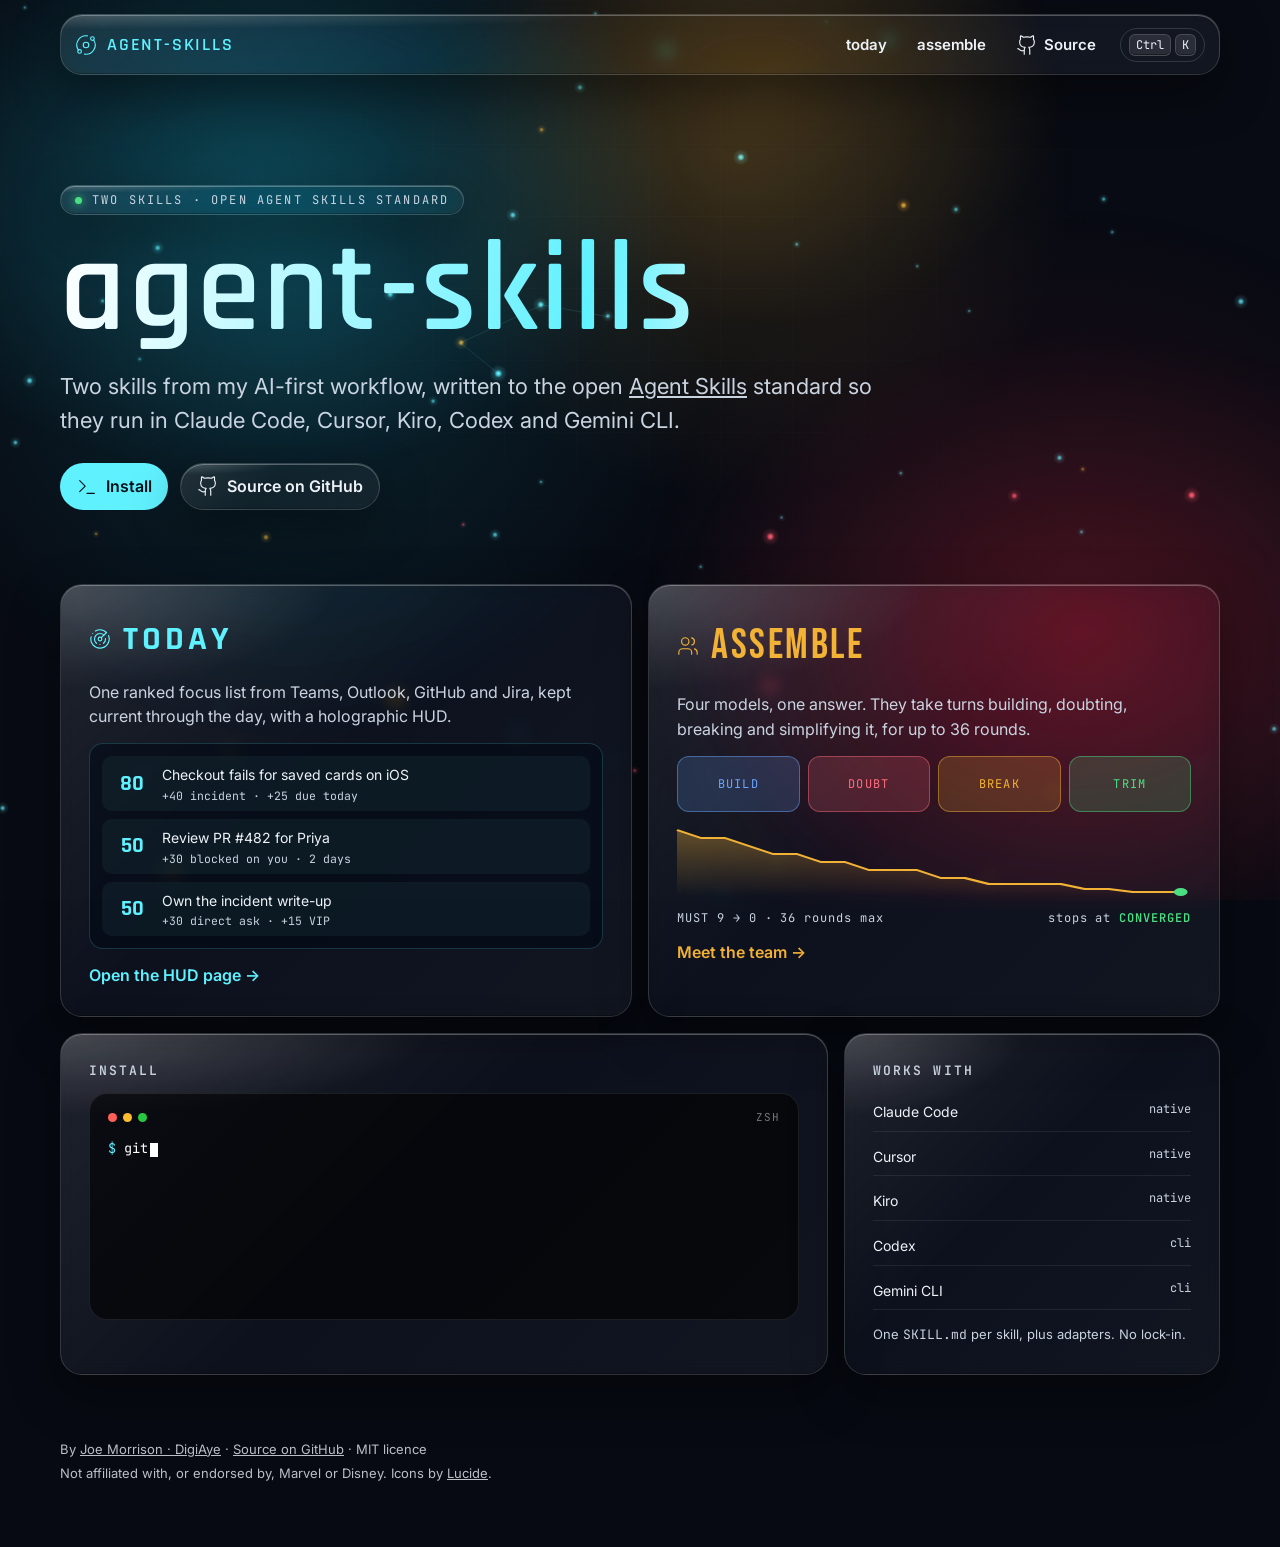
<file: docs/index.html>
<!doctype html>
<html lang="en">
<head>
<meta charset="utf-8">
<meta name="viewport" content="width=device-width, initial-scale=1">
<title>agent-skills · portable skills for Claude, Cursor and Kiro</title>
<meta name="description" content="Two portable Agent Skills: today, a daily focus HUD across Teams, Outlook, GitHub and Jira, and assemble, a four-model review loop.">
<meta property="og:title" content="agent-skills · portable skills for Claude, Cursor and Kiro">
<meta property="og:description" content="Two portable Agent Skills: today, a daily focus HUD across Teams, Outlook, GitHub and Jira, and assemble, a four-model review loop.">
<meta property="og:url" content="https://digiaye.github.io/agent-skills/">
<meta property="og:image" content="https://digiaye.github.io/agent-skills/assets/og.jpg">
<meta name="twitter:card" content="summary_large_image">
<link rel="icon" href="data:image/svg+xml,%3Csvg xmlns='http://www.w3.org/2000/svg' viewBox='0 0 32 32'%3E%3Ccircle cx='16' cy='16' r='14' fill='%23070a12' stroke='%235ef1ff' stroke-width='2'/%3E%3Ccircle cx='16' cy='16' r='5' fill='%23f2b134'/%3E%3C/svg%3E">
<link rel="preconnect" href="https://fonts.googleapis.com"><link rel="preconnect" href="https://fonts.gstatic.com" crossorigin>
<link href="https://fonts.googleapis.com/css2?family=Inter:wght@400;600&family=JetBrains+Mono&family=Rajdhani:wght@600&family=Bebas+Neue&display=swap" rel="stylesheet">
<link rel="stylesheet" href="assets/glass.css">
<style>
  :root { --bg: #070a12; --panel: #121826; --accent: #5ef1ff; --accent-2: #f2b134; --red: #ff5a6e; --text: #eef2f7; --muted: #c9d3e0; }
  body { background: var(--bg); color: var(--text); font: 16px/1.55 Inter, system-ui, sans-serif; }
  .bg { position: fixed; inset: 0; z-index: 0; pointer-events: none;
    background:
      radial-gradient(700px 500px at 20% 20%, rgba(25, 211, 240, .22), transparent 60%),
      radial-gradient(700px 500px at 85% 70%, rgba(215, 38, 61, .20), transparent 60%),
      radial-gradient(500px 400px at 60% 10%, rgba(242, 177, 52, .14), transparent 60%); }
  .gridlines { position: fixed; inset: 0; z-index: 0; pointer-events: none; opacity: .5;
    background-image: linear-gradient(rgba(255,255,255,.035) 1px, transparent 1px), linear-gradient(90deg, rgba(255,255,255,.035) 1px, transparent 1px);
    background-size: 72px 72px; -webkit-mask-image: radial-gradient(60% 60% at 50% 30%, #000, transparent); mask-image: radial-gradient(60% 60% at 50% 30%, #000, transparent); }
  main { position: relative; z-index: 1; }
  .site-nav { font-weight: 600; font-size: 15px; }
  .brand { display: flex; align-items: center; gap: 10px; color: var(--accent); font: 600 18px Rajdhani, sans-serif; letter-spacing: .1em; text-transform: uppercase; }
  .mono { font-family: "JetBrains Mono", ui-monospace, monospace; }

  /* Hero */
  .hero { padding: 110px 0 44px; display: grid; gap: 18px; justify-items: start; }
  .eyebrow { display: inline-flex; gap: 10px; align-items: center; font: 12px/1 "JetBrains Mono", monospace; letter-spacing: .18em; text-transform: uppercase; color: var(--muted); padding: 8px 14px; border-radius: 999px; }
  .eyebrow i { width: 7px; height: 7px; border-radius: 50%; background: #4ade80; box-shadow: 0 0 10px #4ade80; }
  h1 { font: 600 clamp(56px, 10vw, 132px)/.92 Rajdhani, sans-serif; letter-spacing: .02em; margin: 0;
    background: linear-gradient(100deg, #fff 0%, var(--accent) 35%, #fff 50%, var(--accent-2) 70%, #fff 100%); background-size: 240% 100%;
    -webkit-background-clip: text; background-clip: text; color: transparent; }
  .lede { font-size: clamp(18px, 2vw, 22px); max-width: 58ch; color: var(--muted); margin: 0; }
  .cta { display: flex; gap: 12px; flex-wrap: wrap; margin-top: 8px; }
  .pill.primary { background: var(--accent); color: #031018; }
  .pill.ghost { color: var(--text); }

  /* Bento */
  .bento { display: grid; grid-template-columns: repeat(6, 1fr); grid-auto-rows: minmax(120px, auto); gap: 16px; padding: 30px 0 20px; }
  .cell { padding: 28px; text-decoration: none; display: grid; gap: 14px; align-content: start; }
  .cell.today, .cell.assemble { grid-column: span 3; grid-row: span 2; }
  .cell.install { grid-column: span 4; }
  .cell.portable { grid-column: span 2; }
  .cell h2 { margin: 0; font-size: 34px; display: flex; align-items: center; gap: 12px; }
  .cell.today h2 { font-family: Rajdhani, sans-serif; letter-spacing: .12em; text-transform: uppercase; color: var(--accent); }
  .cell.assemble h2 { font-family: "Bebas Neue", sans-serif; letter-spacing: .06em; color: var(--accent-2); font-size: 42px; font-weight: 400; }
  .cell p { margin: 0; color: var(--muted); }
  .cell .go { font-weight: 600; display: inline-flex; gap: 8px; align-items: center; margin-top: auto; }
  .cell.today .go { color: var(--accent); } .cell.assemble .go { color: var(--accent-2); }
  .cell h3 { margin: 0; font: 600 13px "JetBrains Mono", monospace; letter-spacing: .16em; text-transform: uppercase; color: var(--muted); }
  a.cell:hover { --lift: -4px; }

  /* today mini HUD */
  .hud { position: relative; overflow: hidden; border-radius: 14px; border: 1px solid rgba(94, 241, 255, .18); background: rgba(3, 10, 20, .6); padding: 12px; display: grid; gap: 8px; font-size: 14px; }
  .hud .row { display: grid; grid-template-columns: 40px 1fr; gap: 10px; align-items: center; padding: 8px 10px; border-radius: 10px; background: rgba(94, 241, 255, .05); }
  .hud .row b { font: 700 22px Rajdhani, sans-serif; color: var(--accent); text-align: center; }
  .hud .row small { display: block; color: var(--muted); font: 11.5px "JetBrains Mono", monospace; margin-top: 2px; }
  .hud .sweep { position: absolute; inset: 0; pointer-events: none; background: linear-gradient(180deg, transparent 0%, rgba(94, 241, 255, .14) 50%, transparent 100%); height: 60%; top: -60%; }
  .today.cell { --accent: #5ef1ff; }
  .assemble.cell { --accent: #f2b134; }

  /* assemble relay strip */
  .relay { display: grid; grid-template-columns: repeat(4, 1fr); gap: 8px; }
  .relay div { position: relative; height: 56px; border-radius: 12px; background: color-mix(in srgb, var(--c) 18%, transparent); border: 1px solid color-mix(in srgb, var(--c) 45%, transparent); display: grid; place-items: center; color: var(--c); font: 12px "JetBrains Mono", monospace; letter-spacing: .1em; text-transform: uppercase; overflow: hidden; }
  .relay div::after { content: ""; position: absolute; inset: 0; background: color-mix(in srgb, var(--c) 45%, transparent); opacity: 0; }
  .relay .b { --c: #6aa6ff; } .relay .s { --c: #ff6b7a; } .relay .e { --c: #f2b134; } .relay .m { --c: #4ade80; }
  .spark { width: 100%; height: 70px; overflow: visible; }
  .converge { display: flex; justify-content: space-between; align-items: center; font: 12px "JetBrains Mono", monospace; color: var(--muted); letter-spacing: .08em; }
  .converge b { color: #4ade80; font-weight: 600; }

  .list { margin: 0; padding: 0; list-style: none; display: grid; gap: 6px; }
  .list li { display: flex; justify-content: space-between; gap: 10px; padding: 8px 0; border-bottom: 1px solid rgba(255, 255, 255, .08); font-size: 14px; }
  .list li span:last-child { color: var(--muted); font: 12px "JetBrains Mono", monospace; }

  @media (max-width: 900px) {
    .cell.today, .cell.assemble, .cell.install, .cell.portable { grid-column: span 6; grid-row: auto; }
  }
  @media (max-width: 640px) {
    .hero { padding: 70px 0 30px; }
    .eyebrow { font-size: 11px; letter-spacing: .1em; }
    .cell { padding: 20px; }
  }

  @media (prefers-reduced-motion: no-preference) {
    .js h1 { animation: shimmer 9s linear infinite, rise 1s cubic-bezier(.2, .8, .2, 1) both; }
    @keyframes shimmer { to { background-position: -240% 0; } }
    @keyframes rise { from { opacity: 0; letter-spacing: .18em; } }
    .js .hero > :not(h1) { animation: up .8s cubic-bezier(.2, .8, .2, 1) both; }
    .js .hero > :nth-child(1) { animation-delay: .05s; } .js .hero > :nth-child(3) { animation-delay: .25s; } .js .hero > :nth-child(4) { animation-delay: .4s; }
    @keyframes up { from { opacity: 0; transform: translateY(14px); } }
    .js .bento > .cell { animation: up .9s cubic-bezier(.2, .8, .2, 1) backwards; }
    .js .bento > .cell:nth-child(2) { animation-delay: .12s; } .js .bento > .cell:nth-child(3) { animation-delay: .24s; } .js .bento > .cell:nth-child(4) { animation-delay: .32s; }
    .hud .sweep { animation: sweep 4.5s ease-in-out infinite; }
    @keyframes sweep { 0% { top: -60%; } 60%, 100% { top: 110%; } }
    .relay div::after { animation: pass 4.8s steps(1) infinite; }
    .relay .s::after { animation-delay: 1.2s; } .relay .e::after { animation-delay: 2.4s; } .relay .m::after { animation-delay: 3.6s; }
    @keyframes pass { 0% { opacity: .55; } 25%, 100% { opacity: 0; } }
    .eyebrow i { animation: pulse 2.2s ease-in-out infinite; }
    @keyframes pulse { 50% { opacity: .35; } }
  }
</style>
</head>
<body>
<div class="bg" aria-hidden="true"></div>
<canvas id="fx" class="fx-canvas" aria-hidden="true"></canvas>
<div class="gridlines" aria-hidden="true"></div>
<div class="grain" aria-hidden="true"></div>

<nav class="site-nav glass wrap" aria-label="Main">
  <a class="brand" href="/agent-skills/" aria-current="page"><svg class="icon" aria-hidden="true"><use href="assets/icons.svg#i-orbit"/></svg>agent-skills</a>
  <ul>
    <li><a href="/agent-skills/today/">today</a></li>
    <li><a href="/agent-skills/assemble/">assemble</a></li>
    <li><a href="https://github.com/DigiAye/agent-skills"><svg class="icon" aria-hidden="true"><use href="assets/icons.svg#i-github"/></svg>Source</a></li>
    <li><button class="kbd-btn" type="button" data-cmdk-open aria-label="Open command palette"><kbd>⌘</kbd><kbd>K</kbd></button></li>
  </ul>
</nav>

<main class="wrap">
  <section class="hero" aria-labelledby="title">
    <span class="eyebrow glass"><i aria-hidden="true"></i>Two skills · open Agent Skills standard</span>
    <h1 id="title">agent-skills</h1>
    <p class="lede">Two skills from my AI-first workflow, written to the open <a href="https://agentskills.io">Agent Skills</a> standard so they run in Claude Code, Cursor, Kiro, Codex and Gemini CLI.</p>
    <div class="cta">
      <a class="pill primary" href="#install" data-magnet><svg class="icon" aria-hidden="true"><use href="assets/icons.svg#i-terminal"/></svg>Install</a>
      <a class="pill ghost glass" href="https://github.com/DigiAye/agent-skills"><svg class="icon" aria-hidden="true"><use href="assets/icons.svg#i-github"/></svg>Source on GitHub</a>
    </div>
  </section>

  <div class="bento">
    <a class="cell glass refract today" href="/agent-skills/today/" data-tilt="3" data-cmdk="Open today">
      <h2><svg class="icon" aria-hidden="true"><use href="assets/icons.svg#i-radar"/></svg>today</h2>
      <p>One ranked focus list from Teams, Outlook, GitHub and Jira, kept current through the day, with a holographic HUD.</p>
      <div class="hud" aria-hidden="true">
        <div class="row"><b>80</b><span>Checkout fails for saved cards on iOS<small>+40 incident · +25 due today</small></span></div>
        <div class="row"><b>50</b><span>Review PR #482 for Priya<small>+30 blocked on you · 2 days</small></span></div>
        <div class="row"><b>50</b><span>Own the incident write-up<small>+30 direct ask · +15 VIP</small></span></div>
        <div class="sweep"></div>
      </div>
      <span class="go">Open the HUD page →</span>
    </a>
    <a class="cell glass refract assemble" href="/agent-skills/assemble/" data-tilt="3" data-cmdk="Open assemble">
      <h2><svg class="icon" aria-hidden="true"><use href="assets/icons.svg#i-users"/></svg>assemble</h2>
      <p>Four models, one answer. They take turns building, doubting, breaking and simplifying it, for up to 36 rounds.</p>
      <div class="relay" aria-hidden="true"><div class="b">build</div><div class="s">doubt</div><div class="e">break</div><div class="m">trim</div></div>
      <svg class="spark" viewBox="0 0 300 70" aria-hidden="true" preserveAspectRatio="none">
        <defs><linearGradient id="sp" x1="0" x2="0" y1="0" y2="1"><stop offset="0" stop-color="#f2b134" stop-opacity=".35"/><stop offset="1" stop-color="#f2b134" stop-opacity="0"/></linearGradient></defs>
        <path fill="url(#sp)" d="M0,4 L14,12 28,12 42,20 56,28 70,28 84,36 98,36 112,44 126,44 140,44 154,52 168,52 182,58 196,58 210,58 224,58 238,63 252,63 266,66 280,66 294,66 L294,70 0,70 Z"/>
        <path class="spark-line" fill="none" stroke="#f2b134" stroke-width="2" stroke-linejoin="round" d="M0,4 L14,12 28,12 42,20 56,28 70,28 84,36 98,36 112,44 126,44 140,44 154,52 168,52 182,58 196,58 210,58 224,58 238,63 252,63 266,66 280,66 294,66"/>
        <circle cx="294" cy="66" r="4" fill="#4ade80"/>
      </svg>
      <div class="converge" aria-hidden="true"><span>MUST 9 → 0 · 36 rounds max</span><span>stops at <b>CONVERGED</b></span></div>
      <span class="go">Meet the team →</span>
    </a>

    <section class="cell glass install" id="install" aria-labelledby="install-h">
      <h3 id="install-h">Install</h3>
      <figure class="term" data-play style="margin:0">
        <div class="bar" aria-hidden="true"><i></i><i></i><i></i><span>zsh</span></div>
        <p class="ln prompt"><span class="type">git clone https://github.com/DigiAye/agent-skills.git</span></p>
        <p class="ln prompt" data-d="700">cd agent-skills &amp;&amp; ./install.sh</p>
        <p class="ln faint" data-d="500"># or</p>
        <p class="ln prompt" data-d="900">npx skills add DigiAye/agent-skills</p>
        <p class="ln faint" data-d="400"># then, in Claude Code, Cursor or Kiro</p>
        <p class="ln ok" data-d="600">/today morning</p>
        <p class="ln ok" data-d="600">/assemble Design a rate limiter for our public API</p>
        <figcaption class="sr-only">Install by cloning the repo and running install.sh, or with npx skills add DigiAye/agent-skills.</figcaption>
      </figure>
    </section>
    <section class="cell glass portable" aria-labelledby="works-h">
      <h3 id="works-h">Works with</h3>
      <ul class="list" aria-label="Works with">
        <li>Claude Code<span>native</span></li><li>Cursor<span>native</span></li><li>Kiro<span>native</span></li><li>Codex<span>cli</span></li><li>Gemini CLI<span>cli</span></li>
      </ul>
      <p style="font-size:13px">One <span class="mono">SKILL.md</span> per skill, plus adapters. No lock-in.</p>
    </section>
  </div>
</main>
<footer class="site-footer wrap">
  <p>By <a href="https://www.digiaye.scot">Joe Morrison · DigiAye</a> · <a href="https://github.com/DigiAye/agent-skills">Source on GitHub</a> · MIT licence</p>
  <p>Not affiliated with, or endorsed by, Marvel or Disney. Icons by <a href="https://lucide.dev">Lucide</a>.</p>
</footer>
<svg width="0" height="0" style="position:absolute" aria-hidden="true">
  <filter id="liquid" x="0" y="0" width="100%" height="100%">
    <feTurbulence type="fractalNoise" baseFrequency="0.008 0.012" numOctaves="2" seed="7" result="noise"/>
    <feDisplacementMap in="SourceGraphic" in2="noise" scale="28" xChannelSelector="R" yChannelSelector="G"/>
  </filter>
</svg>
<script src="assets/fx.js"></script>
<script>
  /* Hub background: a slow particle field with depth parallax under three drifting aurora blobs. */
  (() => {
    const S = [FX.sprite("94,241,255"), FX.sprite("242,177,52"), FX.sprite("255,90,110")];
    const N = 64; let pts = [], W = 0, H = 0, px = .5, py = .5;
    const seed = (w, h) => { pts = Array.from({ length: N }, () => ({ x: Math.random() * w, y: Math.random() * h, z: .25 + Math.random() ** 2 * .75, c: Math.random() < .62 ? 0 : Math.random() < .6 ? 1 : 2, s: Math.random() * 6.28, link: -1 })); };
    const blobs = [[.2, .3, "25,211,240", 420, .13, .11], [.82, .66, "215,38,61", 440, .09, .12], [.56, .12, "242,177,52", 340, .07, .1]];
    FX.canvas(document.getElementById("fx"), (ctx, w, h, dt, t) => {
      if (w !== W || h !== H) { W = w; H = h; seed(w, h); }
      px += (FX.pointer.x - px) * .04; py += (FX.pointer.y - py) * .04;
      ctx.clearRect(0, 0, w, h);
      ctx.globalCompositeOperation = "lighter";
      for (const [bx, by, c, r, f1, f2] of blobs) {
        const x = (bx + .08 * Math.sin(t * f1)) * w - (px - .5) * 50, y = (by + .06 * Math.cos(t * f2)) * h - (py - .5) * 36;
        const g = ctx.createRadialGradient(x, y, 0, x, y, r); g.addColorStop(0, `rgba(${c},.14)`); g.addColorStop(1, `rgba(${c},0)`);
        ctx.fillStyle = g; ctx.fillRect(x - r, y - r, r * 2, r * 2);
      }
      const ox = (px - .5) * -90, oy = (py - .5) * -60;
      /* One neighbour link per bright particle — O(n) instead of O(n²). */
      ctx.strokeStyle = "rgba(94,241,255,.1)"; ctx.lineWidth = 1; ctx.beginPath();
      for (let i = 0; i < N; i++) {
        const a = pts[i]; a.y -= (5 + 16 * a.z) * dt; a.x += Math.sin(t * .4 + a.s) * 5 * dt;
        if (a.y < -20) { a.y = h + 20; a.x = Math.random() * w; }
        if (a.z < .55) continue;
        let best = -1, bestD = 10000;
        for (let j = i + 1; j < Math.min(i + 8, N); j++) {
          const b = pts[j]; if (b.z < .55) continue;
          const dx = a.x - b.x, dy = a.y - b.y, d = dx * dx + dy * dy;
          if (d < bestD && d < 10000) { bestD = d; best = j; }
        }
        if (best >= 0) { const b = pts[best]; ctx.moveTo(a.x + ox * a.z, a.y + oy * a.z); ctx.lineTo(b.x + ox * b.z, b.y + oy * b.z); }
      }
      ctx.stroke();
      for (const p of pts) { const sz = 4 + p.z * 14; ctx.globalAlpha = .3 + .7 * p.z; ctx.drawImage(S[p.c], p.x + ox * p.z - sz / 2, p.y + oy * p.z - sz / 2, sz, sz); }
      ctx.globalAlpha = 1; ctx.globalCompositeOperation = "source-over";
    });
  })();
</script>
</body>
</html>
</file>
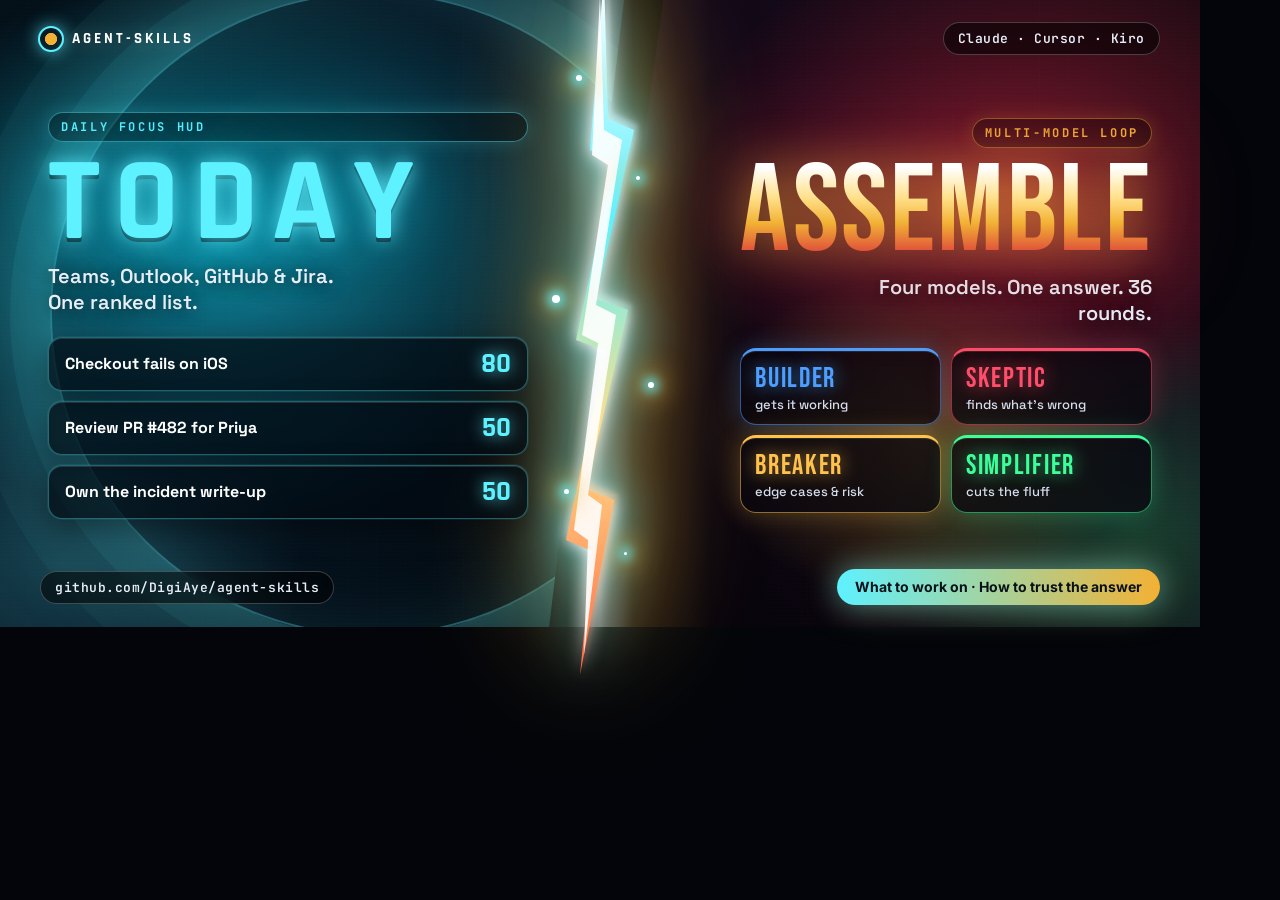
<file: docs/assets/linkedin-card.html>
<!doctype html>
<html lang="en">
<head>
<meta charset="utf-8">
<title>agent-skills · LinkedIn card</title>
<link href="https://fonts.googleapis.com/css2?family=Bebas+Neue&family=Inter:wght@500;700&family=JetBrains+Mono:wght@500;700&family=Rajdhani:wght@600;700&family=Space+Grotesk:wght@500;700&display=swap" rel="stylesheet">
<style>
  * { box-sizing: border-box; margin: 0; }
  body {
    width: 1200px; height: 627px; overflow: hidden; color: #fff;
    font-family: Inter, system-ui, sans-serif;
    position: relative;
    background: #03050a;
  }

  /* Split backgrounds */
  .half {
    position: absolute; top: 0; bottom: 0; width: 52%;
    overflow: hidden;
  }
  .half.left {
    left: 0;
    background:
      radial-gradient(700px 500px at 35% 40%, rgba(25, 211, 240, .55), transparent 55%),
      radial-gradient(400px 300px at 10% 90%, rgba(94, 241, 255, .18), transparent 60%),
      linear-gradient(135deg, #041018 0%, #071a28 45%, #02060c 100%);
    clip-path: polygon(0 0, 100% 0, 88% 100%, 0 100%);
  }
  .half.right {
    right: 0;
    background:
      radial-gradient(600px 480px at 70% 30%, rgba(215, 38, 61, .5), transparent 55%),
      radial-gradient(500px 400px at 90% 85%, rgba(46, 204, 113, .28), transparent 55%),
      radial-gradient(400px 300px at 55% 70%, rgba(242, 177, 52, .35), transparent 55%),
      linear-gradient(225deg, #1a0a12 0%, #120818 40%, #050308 100%);
    clip-path: polygon(14% 0, 100% 0, 100% 100%, 0 100%);
  }

  /* Grid / scan texture */
  .half::before {
    content: ""; position: absolute; inset: 0; pointer-events: none; opacity: .18;
    background:
      repeating-linear-gradient(0deg, transparent 0 3px, rgba(255,255,255,.04) 3px 4px),
      repeating-linear-gradient(90deg, transparent 0 28px, rgba(255,255,255,.03) 28px 29px);
  }
  .half.left::after {
    content: ""; position: absolute; width: 640px; height: 640px; left: 8%; top: 50%;
    transform: translateY(-50%);
    border-radius: 50%;
    border: 2px solid rgba(94, 241, 255, .35);
    box-shadow:
      0 0 0 40px rgba(94, 241, 255, .06),
      0 0 0 90px rgba(94, 241, 255, .04),
      inset 0 0 80px rgba(94, 241, 255, .12),
      0 0 120px rgba(94, 241, 255, .35);
  }

  /* Lightning bolt down the seam */
  .bolt {
    position: absolute; left: 50%; top: -4%; bottom: -4%; width: 120px;
    transform: translateX(-50%); z-index: 5; pointer-events: none;
    filter: drop-shadow(0 0 8px #fff) drop-shadow(0 0 28px #5ef1ff) drop-shadow(0 0 60px #f2b134);
  }
  .bolt-glow {
    position: absolute; left: 50%; top: 0; bottom: 0; width: 220px;
    transform: translateX(-50%); z-index: 4; pointer-events: none;
    background: linear-gradient(90deg,
      transparent 0%,
      rgba(94, 241, 255, .08) 35%,
      rgba(255, 255, 255, .35) 50%,
      rgba(242, 177, 52, .12) 65%,
      transparent 100%);
    mix-blend-mode: screen;
  }
  .sparks {
    position: absolute; inset: 0; z-index: 6; pointer-events: none;
  }
  .spark {
    position: absolute; width: 6px; height: 6px; border-radius: 50%;
    background: #fff; box-shadow: 0 0 12px 4px #5ef1ff, 0 0 28px 8px rgba(242, 177, 52, .8);
  }

  /* Content */
  .content {
    position: relative; z-index: 7; height: 100%;
    display: grid; grid-template-columns: 1fr 1fr; padding: 36px 48px 32px;
  }
  .side { display: flex; flex-direction: column; justify-content: center; max-width: 480px; }
  .side.right { margin-left: auto; text-align: right; align-items: flex-end; }

  .eyebrow {
    display: inline-flex; align-items: center; gap: 8px;
    font: 700 12px/1 "JetBrains Mono", monospace; letter-spacing: .22em; text-transform: uppercase;
    padding: 8px 12px; border-radius: 999px; margin-bottom: 14px;
    border: 1px solid rgba(255,255,255,.2); background: rgba(0,0,0,.35);
  }
  .left .eyebrow { color: #5ef1ff; border-color: rgba(94,241,255,.45); box-shadow: 0 0 20px rgba(94,241,255,.2); }
  .right .eyebrow { color: #f2b134; border-color: rgba(242,177,52,.45); box-shadow: 0 0 20px rgba(242,177,52,.2); }

  h1 {
    margin: 0 0 10px; line-height: .85;
    text-transform: uppercase;
  }
  .left h1 {
    font: 700 118px/0.82 Rajdhani, sans-serif; letter-spacing: .12em; color: #5ef1ff;
    text-shadow:
      0 0 20px rgba(94, 241, 255, .9),
      0 0 60px rgba(25, 211, 240, .7),
      0 0 120px rgba(25, 211, 240, .45),
      0 4px 0 #031018;
  }
  .right h1 {
    font: 400 124px/0.82 "Bebas Neue", sans-serif; letter-spacing: .02em;
    background: linear-gradient(180deg, #fff 5%, #ffe08a 35%, #f2b134 60%, #d7263d 100%);
    -webkit-background-clip: text; background-clip: text; color: transparent;
    filter: drop-shadow(0 0 24px rgba(242, 177, 52, .7)) drop-shadow(0 0 50px rgba(215, 38, 61, .45));
  }

  .tag {
    font: 600 20px/1.3 "Space Grotesk", sans-serif; color: #e8eef8;
    text-shadow: 0 2px 16px rgba(0,0,0,.8); max-width: 22ch; margin-bottom: 22px;
  }

  .cards { display: grid; gap: 10px; width: 100%; }
  .row {
    display: grid; grid-template-columns: 1fr auto; align-items: center; gap: 14px;
    padding: 12px 16px; border-radius: 14px;
    background: rgba(2, 10, 18, .72);
    border: 1px solid rgba(94, 241, 255, .35);
    box-shadow: 0 0 0 1px rgba(94, 241, 255, .08), 0 10px 30px rgba(0,0,0,.4), inset 0 1px 0 rgba(255,255,255,.12);
    font: 700 16px/1.15 "Space Grotesk", sans-serif;
  }
  .row b {
    font: 700 28px/1 Rajdhani, sans-serif; color: #5ef1ff;
    text-shadow: 0 0 16px rgba(94, 241, 255, .8);
  }

  .roles {
    display: grid; grid-template-columns: 1fr 1fr; gap: 10px; width: 100%;
  }
  .role {
    padding: 14px 14px 12px; border-radius: 16px; text-align: left;
    background: rgba(8, 6, 14, .75);
    border: 1px solid color-mix(in srgb, var(--c) 55%, transparent);
    border-top: 3px solid var(--c);
    box-shadow: 0 0 24px color-mix(in srgb, var(--c) 25%, transparent), inset 0 1px 0 rgba(255,255,255,.1);
  }
  .role strong {
    display: block; font: 400 28px/1 "Bebas Neue", sans-serif; letter-spacing: .06em; color: var(--c);
    text-shadow: 0 0 18px color-mix(in srgb, var(--c) 70%, transparent);
  }
  .role span { display: block; margin-top: 4px; font: 500 13px/1.2 "Space Grotesk", sans-serif; color: #d5dceb; }

  .topbar, .footbar {
    position: absolute; left: 0; right: 0; z-index: 8;
    display: flex; align-items: center; justify-content: space-between;
    padding: 0 40px; pointer-events: none;
  }
  .topbar { top: 22px; }
  .footbar { bottom: 22px; }
  .brand {
    display: inline-flex; align-items: center; gap: 10px;
    font: 700 15px/1 Rajdhani, sans-serif; letter-spacing: .2em; text-transform: uppercase;
    color: #fff; text-shadow: 0 0 20px rgba(255,255,255,.35);
  }
  .brand i {
    width: 22px; height: 22px; border-radius: 50%;
    background: radial-gradient(circle at 50% 50%, #f2b134 0 38%, transparent 40%);
    box-shadow: 0 0 0 2px #5ef1ff, 0 0 18px #5ef1ff;
  }
  .chip, .url {
    font: 600 13px/1 "JetBrains Mono", monospace; letter-spacing: .04em;
    padding: 9px 14px; border-radius: 999px;
    background: rgba(0,0,0,.55); border: 1px solid rgba(255,255,255,.22);
    color: #e8eef8; backdrop-filter: blur(6px);
  }
  .cta {
    font: 700 14px/1 Inter, sans-serif;
    padding: 11px 18px; border-radius: 999px;
    background: linear-gradient(90deg, #5ef1ff, #f2b134);
    color: #081018;
    box-shadow: 0 0 30px rgba(94, 241, 255, .45), 0 0 40px rgba(242, 177, 52, .3);
  }
</style>
</head>
<body>
  <div class="half left" aria-hidden="true"></div>
  <div class="half right" aria-hidden="true"></div>
  <div class="bolt-glow" aria-hidden="true"></div>

  <svg class="bolt" viewBox="0 0 120 700" preserveAspectRatio="none" aria-hidden="true">
    <defs>
      <linearGradient id="boltCore" x1="0" y1="0" x2="0" y2="1">
        <stop offset="0%" stop-color="#ffffff"/>
        <stop offset="35%" stop-color="#5ef1ff"/>
        <stop offset="65%" stop-color="#ffe08a"/>
        <stop offset="100%" stop-color="#ff6b4a"/>
      </linearGradient>
      <filter id="boltBlur" x="-50%" y="-5%" width="200%" height="110%">
        <feGaussianBlur stdDeviation="2.2"/>
      </filter>
    </defs>
    <!-- outer glow path -->
    <path d="M68 0 L52 170 L78 185 L38 360 L70 372 L28 560 L55 572 L42 700 L78 520 L48 508 L92 330 L58 318 L98 150 L72 138 Z"
          fill="url(#boltCore)" opacity=".35" filter="url(#boltBlur)"/>
    <!-- core bolt -->
    <path d="M64 0 L50 175 L74 188 L36 365 L66 376 L26 565 L52 576 L40 700 L74 525 L46 514 L88 335 L56 324 L94 155 L68 144 Z"
          fill="url(#boltCore)"/>
    <!-- hot white core -->
    <path d="M60 20 L52 180 L68 190 L42 360 L58 368 L34 555 L48 565 L44 680 L62 530 L48 520 L76 340 L56 330 L82 165 L64 155 Z"
          fill="#fff" opacity=".9"/>
  </svg>

  <div class="sparks" aria-hidden="true">
    <span class="spark" style="left:48%; top:12%"></span>
    <span class="spark" style="left:53%; top:28%; width:4px;height:4px"></span>
    <span class="spark" style="left:46%; top:47%; width:8px;height:8px"></span>
    <span class="spark" style="left:54%; top:61%"></span>
    <span class="spark" style="left:47%; top:78%; width:5px;height:5px"></span>
    <span class="spark" style="left:52%; top:88%; width:3px;height:3px"></span>
  </div>

  <div class="topbar">
    <div class="brand"><i></i>agent-skills</div>
    <div class="chip">Claude · Cursor · Kiro</div>
  </div>

  <div class="content">
    <div class="side left">
      <div class="eyebrow">daily focus HUD</div>
      <h1>today</h1>
      <p class="tag">Teams, Outlook, GitHub &amp; Jira. One ranked list.</p>
      <div class="cards">
        <div class="row">Checkout fails on iOS <b>80</b></div>
        <div class="row">Review PR #482 for Priya <b>50</b></div>
        <div class="row">Own the incident write-up <b>50</b></div>
      </div>
    </div>

    <div class="side right">
      <div class="eyebrow">multi-model loop</div>
      <h1>assemble</h1>
      <p class="tag">Four models. One answer. 36 rounds.</p>
      <div class="roles">
        <div class="role" style="--c:#4d9fff"><strong>Builder</strong><span>gets it working</span></div>
        <div class="role" style="--c:#ff4d6a"><strong>Skeptic</strong><span>finds what’s wrong</span></div>
        <div class="role" style="--c:#ffc24d"><strong>Breaker</strong><span>edge cases &amp; risk</span></div>
        <div class="role" style="--c:#3dff9a"><strong>Simplifier</strong><span>cuts the fluff</span></div>
      </div>
    </div>
  </div>

  <div class="footbar">
    <div class="url">github.com/DigiAye/agent-skills</div>
    <div class="cta">What to work on  ·  How to trust the answer</div>
  </div>
</body>
</html>
</file>
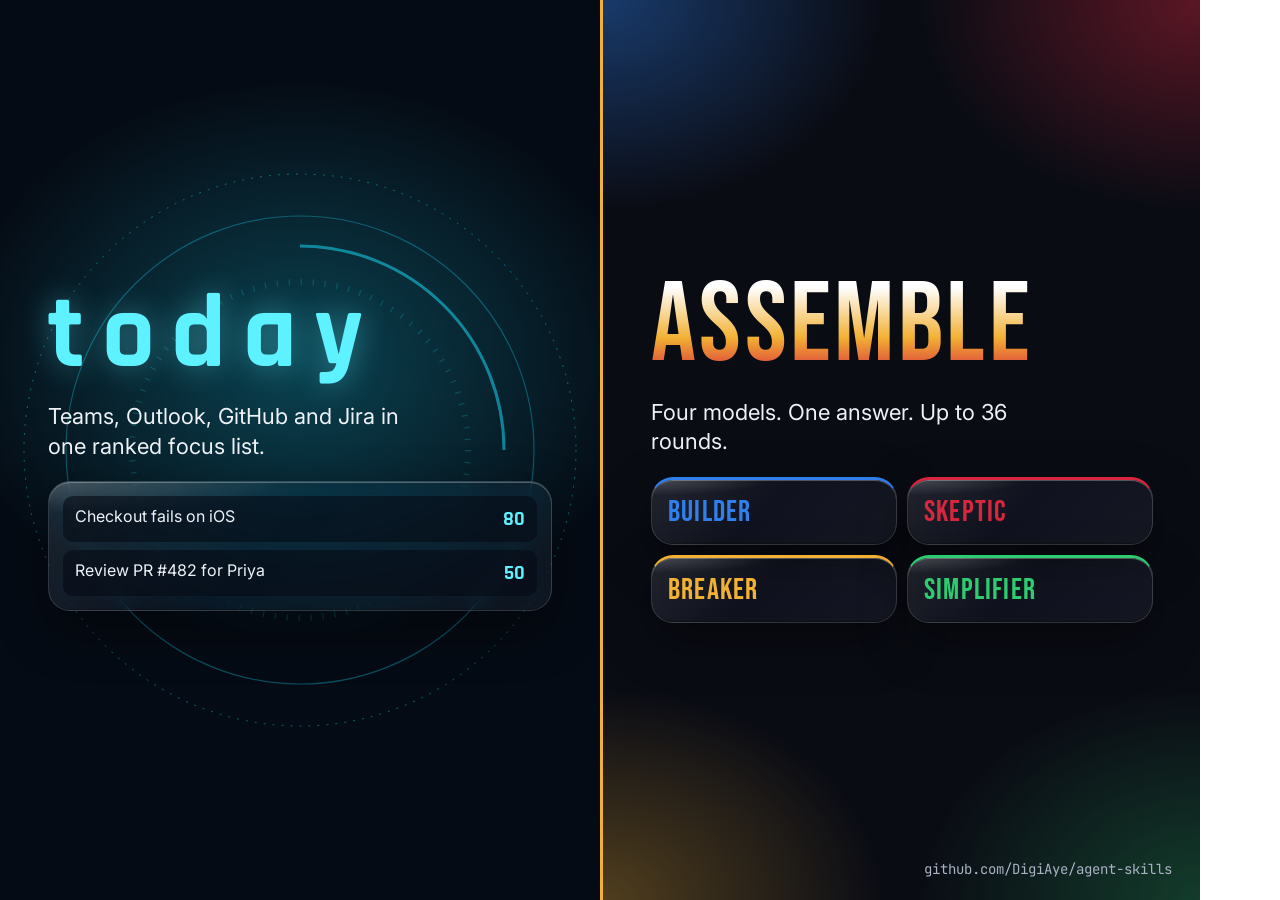
<file: docs/assets/og.html>
<!doctype html>
<html lang="en">
<head>
<meta charset="utf-8">
<title>agent-skills social card</title>
<link href="https://fonts.googleapis.com/css2?family=Inter:wght@400;600&family=JetBrains+Mono&family=Rajdhani:wght@600;700&family=Bebas+Neue&family=Space+Grotesk:wght@500&display=swap" rel="stylesheet">
<link rel="stylesheet" href="glass.css">
<style>
  :root { --panel: #121826; --accent: #5ef1ff; }
  body { width: 1200px; height: 630px; margin: 0; display: grid; grid-template-columns: 1fr 1fr; overflow: hidden; font-family: Inter, sans-serif; color: #eef2f7; }
  .half { position: relative; padding: 56px 48px; display: grid; align-content: center; gap: 20px; overflow: hidden; }
  .t { background: radial-gradient(500px 400px at 50% 40%, rgba(25, 211, 240, .28), transparent 70%), #050b14; }
  .a { background: radial-gradient(400px 300px at 0% 0%, rgba(47, 128, 237, .4), transparent 70%), radial-gradient(400px 300px at 100% 0%, rgba(215, 38, 61, .4), transparent 70%), radial-gradient(400px 300px at 100% 100%, rgba(46, 204, 113, .25), transparent 70%), radial-gradient(400px 300px at 0% 100%, rgba(242, 177, 52, .3), transparent 70%), #0a0c14; border-left: 3px solid #f2b134; }
  .rings { position: absolute; width: 760px; height: 760px; left: 50%; top: 50%; transform: translate(-50%, -50%); opacity: .55; }
  .rings circle, .rings path { fill: none; stroke: #19d3f0; }
  h1 { margin: 0; position: relative; }
  .t h1 { font: 700 104px/0.9 Rajdhani, sans-serif; letter-spacing: .16em; color: #5ef1ff; text-shadow: 0 0 30px rgba(94, 241, 255, .4); }
  .a h1 { font: 400 112px/0.9 "Bebas Neue", sans-serif; letter-spacing: .03em; background: linear-gradient(180deg, #fff 10%, #f2b134 60%, #d7263d); -webkit-background-clip: text; background-clip: text; color: transparent; }
  p { margin: 0; font-size: 22px; line-height: 1.35; position: relative; max-width: 26ch; }
  .list { padding: 14px; display: grid; gap: 8px; position: relative; }
  .row { display: flex; justify-content: space-between; padding: 10px 12px; border-radius: 10px; background: rgba(5, 11, 20, .6); font-size: 16px; }
  .row b { font: 700 20px Rajdhani, sans-serif; color: #5ef1ff; }
  .team { display: grid; grid-template-columns: 1fr 1fr; gap: 10px; position: relative; }
  .card { padding: 14px 16px; border-top: 3px solid var(--c); font: 400 30px "Bebas Neue", sans-serif; color: var(--c); letter-spacing: .04em; }
  .foot { position: absolute; bottom: 22px; right: 28px; font: 14px "JetBrains Mono", monospace; color: #a9b1c3; }
</style>
</head>
<body>
  <div class="half t">
    <svg class="rings" viewBox="0 0 1000 1000" aria-hidden="true">
      <circle cx="500" cy="500" r="460" stroke-width="1.5" stroke-dasharray="3 12"/>
      <circle cx="500" cy="500" r="390" stroke-width="2" opacity=".6"/>
      <path d="M 500 160 A 340 340 0 0 1 840 500" stroke="#ffb020" stroke-width="5"/>
      <circle cx="500" cy="500" r="280" stroke-width="10" stroke-dasharray="2 18" opacity=".4"/>
    </svg>
    <h1>today</h1>
    <p>Teams, Outlook, GitHub and Jira in one ranked focus list.</p>
    <div class="list glass">
      <div class="row">Checkout fails on iOS <b>80</b></div>
      <div class="row">Review PR #482 for Priya <b>50</b></div>
    </div>
  </div>
  <div class="half a">
    <h1>assemble</h1>
    <p>Four models. One answer. Up to 36 rounds.</p>
    <div class="team">
      <div class="card glass" style="--c:#2f80ed">Builder</div>
      <div class="card glass" style="--c:#d7263d">Skeptic</div>
      <div class="card glass" style="--c:#f2b134">Breaker</div>
      <div class="card glass" style="--c:#2ecc71">Simplifier</div>
    </div>
    <div class="foot">github.com/DigiAye/agent-skills</div>
  </div>
</body>
</html>
</file>
<file: docs/assets/glass.css>
/* Shared liquid-glass layer for the agent-skills pages.
   Each page sets --accent, --accent-2, --bg and --panel.
   Pointer-reactive bits read --mx/--my/--glow/--rx/--ry, which fx.js writes. */

*, *::before, *::after { box-sizing: border-box; }
/* View transitions are opted in from fx.js on non-Chromium browsers only.
   Chromium pays a heavy snapshot cost with fixed canvases underneath. */
.site-nav { view-transition-name: site-nav; }
.site-nav .brand { view-transition-name: brand; }
.chrome .site-nav, .chrome .site-nav .brand { view-transition-name: none; }
@media (prefers-reduced-motion: no-preference) {
  ::view-transition-old(root) { animation: 220ms ease both vt-out; }
  ::view-transition-new(root) { animation: 320ms ease both vt-in; }
  @keyframes vt-out { to { opacity: 0; transform: scale(.985); } }
  @keyframes vt-in { from { opacity: 0; transform: scale(1.015); } }
}
@media (prefers-reduced-motion: reduce) { ::view-transition-group(*), ::view-transition-old(*), ::view-transition-new(*) { animation: none !important; } }
html { scroll-behavior: smooth; }
@media (prefers-reduced-motion: reduce) { html { scroll-behavior: auto; } }
html { overflow-x: clip; }
body { margin: 0; min-height: 100vh; overflow-x: hidden; }
img, svg { display: block; max-width: 100%; }
a { color: inherit; }
:focus-visible { outline: 2px solid var(--accent); outline-offset: 3px; border-radius: 6px; }
.sr-only { position: absolute; width: 1px; height: 1px; overflow: hidden; clip: rect(0 0 0 0); white-space: nowrap; }

.wrap { width: min(1160px, 100% - 40px); margin-inline: auto; }

/* Base glass: works everywhere backdrop-filter does.
   contain keeps offscreen panels cheap; blur is capped because cost scales with radius². */
.glass {
  position: relative;
  contain: layout style paint;
  background: linear-gradient(135deg, rgba(255, 255, 255, .10), rgba(255, 255, 255, .03) 45%, rgba(255, 255, 255, .05));
  border: 1px solid rgba(255, 255, 255, .14);
  border-radius: 22px;
  -webkit-backdrop-filter: blur(8px) saturate(150%);
  backdrop-filter: blur(8px) saturate(150%);
  box-shadow:
    inset 0 1px 0 rgba(255, 255, 255, .28),
    inset 0 -1px 0 rgba(0, 0, 0, .25),
    0 18px 50px rgba(0, 0, 0, .40);
}
/* Specular highlight along the top-left rim, plus a soft pointer-following fill. */
.glass::before {
  content: ""; position: absolute; inset: 0; border-radius: inherit; pointer-events: none;
  background:
    radial-gradient(280px circle at var(--mx, 50%) var(--my, 50%), color-mix(in srgb, var(--accent) calc(var(--glow, 0) * 22%), transparent), transparent 70%),
    radial-gradient(120% 60% at 0% 0%, rgba(255, 255, 255, .18), transparent 40%);
  mix-blend-mode: screen;
}
/* Pointer-reactive rim light: the same gradient masked down to the 1px border. */
.glass::after {
  content: ""; position: absolute; inset: -1px; border-radius: inherit; pointer-events: none;
  padding: 1.5px; opacity: var(--glow, 0); transition: opacity .15s linear;
  background: radial-gradient(360px circle at var(--mx, 50%) var(--my, 50%), #fff 0%, color-mix(in srgb, var(--accent) 90%, white) 18%, color-mix(in srgb, var(--accent) 60%, transparent) 40%, transparent 68%);
  -webkit-mask: linear-gradient(#000 0 0) content-box, linear-gradient(#000 0 0);
  -webkit-mask-composite: xor;
  mask: linear-gradient(#000 0 0) content-box, linear-gradient(#000 0 0);
  mask-composite: exclude;
}
.glass > * { position: relative; }

/* Chromium: backdrop-filter on many panels + SVG url() filters + mix-blend-mode is the
   main reason these pages feel sluggish vs Safari. Use solid plates; keep borders/rims. */
.chrome .glass {
  background: color-mix(in srgb, var(--panel) 88%, transparent);
  -webkit-backdrop-filter: none !important;
  backdrop-filter: none !important;
}
.chrome .glass::before {
  mix-blend-mode: normal;
  background: radial-gradient(120% 60% at 0% 0%, rgba(255, 255, 255, .14), transparent 42%);
}
.chrome .glass::after { display: none; }
.chrome .site-nav.glass {
  /* One real blur is fine; the sticky nav is small. */
  background: color-mix(in srgb, var(--panel) 72%, transparent);
  -webkit-backdrop-filter: blur(10px) saturate(140%) !important;
  backdrop-filter: blur(10px) saturate(140%) !important;
}
.chrome .grain { display: none; }
.chrome .scan { display: none; }
.chrome [data-tilt] {
  /* Perspective tilt is fine in Safari; in Chrome it promotes extra layers over the canvas. */
  transform: none !important;
}

/* SVG url() backdrop filters: Chromium-only and extremely expensive. Disabled entirely.
   Chromatic fringe on .prism stays via box-shadow below. */
/* Hero glass: chromatic fringe on the vertical edges plus a brighter specular rim, everywhere. */
.glass.prism {
  box-shadow:
    inset 1.5px 0 0 rgba(255, 110, 120, .22), inset -1.5px 0 0 rgba(110, 170, 255, .22),
    inset 0 1px 0 rgba(255, 255, 255, .38), inset 0 -1px 0 rgba(0, 0, 0, .3),
    0 24px 70px rgba(0, 0, 0, .5), 0 0 0 1px rgba(255, 255, 255, .04);
}

@supports not ((backdrop-filter: blur(1px)) or (-webkit-backdrop-filter: blur(1px))) {
  .glass { background: var(--panel); }
}
@media (prefers-reduced-transparency: reduce) {
  .glass, .glass.refract { background: var(--panel); -webkit-backdrop-filter: none; backdrop-filter: none; }
}
@media (prefers-contrast: more) {
  .glass { background: var(--panel); border-color: var(--accent); box-shadow: none; }
  .glass::before, .glass::after { display: none; }
}

/* Dims busy backgrounds behind glass so text keeps its contrast. */
.dim { position: fixed; inset: 0; background: rgba(0, 0, 0, .35); pointer-events: none; z-index: 0; }

/* Depth stack: static gradient (z0) < canvas (z1) < grain (z2) < content (z3). */
.fx-canvas { position: fixed; inset: 0; width: 100%; height: 100%; z-index: 1; pointer-events: none; opacity: 0; transition: opacity 1.4s ease; }
.fx-canvas.on { opacity: 1; }
/* Half-res WebGL canvas is CSS-scaled; keep bilinear so it still looks soft. */
.fx-canvas.gl { image-rendering: auto; }
.grain {
  position: fixed; inset: 0; z-index: 2; pointer-events: none; opacity: .055; mix-blend-mode: overlay;
  /* Static pre-baked noise — no live SVG filter, no oversized layer, no continuous transform. */
  background: url("data:image/svg+xml,%3Csvg xmlns='http://www.w3.org/2000/svg' width='160' height='160'%3E%3Cfilter id='n'%3E%3CfeTurbulence type='fractalNoise' baseFrequency='.9' numOctaves='2' stitchTiles='stitch'/%3E%3CfeColorMatrix values='0 0 0 0 1 0 0 0 0 1 0 0 0 0 1 0 0 0 .55 0'/%3E%3C/filter%3E%3Crect width='100%25' height='100%25' filter='url(%23n)'/%3E%3C/svg%3E") 0 0 / 160px 160px;
}
@media (prefers-reduced-motion: no-preference) {
  /* Tiny opacity flicker is cheaper than translating a 200% layer every frame. */
  .js .grain { animation: grain 2.8s steps(2) infinite; }
  @keyframes grain { 50% { opacity: .04; } }
}

/* 3D tilt: fx.js writes --rx/--ry while the pointer is inside. --lift is for hover rises. */
[data-tilt] {
  transform: perspective(1100px) rotateX(var(--rx, 0deg)) rotateY(var(--ry, 0deg)) translateY(var(--lift, 0px));
  transition: transform .4s cubic-bezier(.2, .8, .2, 1);
  transform-style: preserve-3d;
}
/* Magnetic pull for focal buttons. */
[data-magnet] { transform: translate(var(--tx, 0px), var(--ty, 0px)); transition: transform .18s ease-out; }

/* Scroll reveals. Content is visible without JS; with JS, CSS scroll-driven animation where
   supported, IntersectionObserver (.io-reveal) elsewhere. */
@media (prefers-reduced-motion: no-preference) {
  .io-reveal .reveal { opacity: 0; transform: translateY(28px); transition: opacity .8s cubic-bezier(.2, .8, .2, 1), transform .8s cubic-bezier(.2, .8, .2, 1); }
  .io-reveal .reveal.in { opacity: 1; transform: none; }
  @supports (animation-timeline: view()) {
    .js:not(.io-reveal) .reveal { animation: reveal linear both; animation-timeline: view(); animation-range: entry 0% entry 45%; }
  }
  @keyframes reveal { from { opacity: 0; transform: translateY(40px) scale(.985); } to { opacity: 1; transform: none; } }
  /* Staggered children: each child enters a little later than the previous one. */
  .io-reveal .reveal .stagger > * { opacity: 0; transform: translateY(18px); transition: opacity .7s cubic-bezier(.2, .8, .2, 1), transform .7s cubic-bezier(.2, .8, .2, 1); }
  .io-reveal .reveal.in .stagger > * { opacity: 1; transform: none; }
  .io-reveal .reveal.in .stagger > :nth-child(2) { transition-delay: .08s; } .io-reveal .reveal.in .stagger > :nth-child(3) { transition-delay: .16s; }
  .io-reveal .reveal.in .stagger > :nth-child(4) { transition-delay: .24s; } .io-reveal .reveal.in .stagger > :nth-child(5) { transition-delay: .32s; } .io-reveal .reveal.in .stagger > :nth-child(n+6) { transition-delay: .4s; }
  @supports (animation-timeline: view()) {
    .js:not(.io-reveal) .stagger > * { animation: reveal linear both; animation-timeline: view(); animation-range: entry 0% entry 50%; }
    .js:not(.io-reveal) .stagger > :nth-child(2) { animation-range: entry 8% entry 58%; } .js:not(.io-reveal) .stagger > :nth-child(3) { animation-range: entry 16% entry 66%; }
    .js:not(.io-reveal) .stagger > :nth-child(4) { animation-range: entry 24% entry 74%; } .js:not(.io-reveal) .stagger > :nth-child(n+5) { animation-range: entry 32% entry 82%; }
  }
}

/* Section-level ambient light so the lower page keeps depth once the hero canvas has faded. */
main > section { position: relative; content-visibility: auto; contain-intrinsic-size: 1px 720px; }
main > section::before {
  content: ""; position: absolute; z-index: -1; pointer-events: none; inset: -8% -4%;
  background: radial-gradient(50% 50% at var(--gx, 18%) 40%, color-mix(in srgb, var(--accent) 11%, transparent), transparent 70%);
  opacity: .85;
  will-change: auto;
}
main > section:nth-of-type(even)::before { --gx: 82%; background: radial-gradient(50% 50% at var(--gx) 50%, color-mix(in srgb, var(--accent-2) 10%, transparent), transparent 70%); }
main > section:first-of-type { content-visibility: visible; }
main > section:first-of-type::before { display: none; }
@media (prefers-reduced-motion: no-preference) {
  @supports (animation-timeline: view()) {
    /* Opacity only — no transform/scale on large pseudo-elements (avoids layer thrash). */
    .js main > section::before { animation: ambient linear both; animation-timeline: view(); animation-range: entry 0% exit 100%; }
    @keyframes ambient { 0% { opacity: 0; } 45%, 55% { opacity: .9; } 100% { opacity: .12; } }
  }
}

.icon { width: 22px; height: 22px; fill: none; stroke: currentColor; stroke-width: 1.25; stroke-linecap: round; stroke-linejoin: round; flex: none; }

.pill {
  display: inline-flex; align-items: center; gap: 8px; padding: 10px 16px; border-radius: 999px;
  text-decoration: none; font-weight: 600;
}

pre.code {
  margin: 0; padding: 18px 20px; overflow-x: auto; border-radius: 16px;
  font: 14px/1.6 "JetBrains Mono", ui-monospace, Menlo, monospace;
  background: rgba(0, 0, 0, .45); border: 1px solid rgba(255, 255, 255, .08);
}

/* Terminal playback. Every line is in the markup; fx.js only reveals them in order. */
.term { font: 13.5px/1.75 "JetBrains Mono", ui-monospace, Menlo, monospace; padding: 14px 18px 16px; border-radius: 18px; background: rgba(0, 0, 0, .58); border: 1px solid rgba(255, 255, 255, .09); text-align: left; overflow: hidden; }
.term .bar { display: flex; gap: 6px; align-items: center; margin-bottom: 10px; color: rgba(255, 255, 255, .45); font-size: 11px; letter-spacing: .08em; text-transform: uppercase; }
.term .bar i { width: 9px; height: 9px; border-radius: 50%; background: rgba(255, 255, 255, .16); }
.term .bar i:first-child { background: #ff5f57; } .term .bar i:nth-child(2) { background: #febc2e; } .term .bar i:nth-child(3) { background: #28c840; }
.term .bar span { margin-left: auto; }
.term .ln { margin: 0; white-space: pre-wrap; word-break: break-word; }
.term .prompt { color: #fff; }
.term .prompt::before { content: "$ "; color: var(--accent); }
.term .faint { opacity: .62; }
.term .ok { color: #4ade80; }
.js .term.play .ln { opacity: 0; }
.js .term.play .ln.on { opacity: 1; }
@media (prefers-reduced-motion: no-preference) {
  .js .term.play .ln.on { animation: ln-in .32s ease; }
  @keyframes ln-in { from { opacity: 0; transform: translateY(5px); } }
  .term.play .prompt .type::after { content: ""; display: inline-block; width: .6em; height: 1.05em; margin-left: 2px; vertical-align: text-bottom; background: currentColor; animation: blink 1s steps(1) infinite; }
  @keyframes blink { 50% { opacity: 0; } }
}

.site-nav {
  position: sticky; top: 14px; z-index: 50; margin-top: 14px; padding: 10px 14px;
  display: flex; align-items: center; justify-content: space-between; gap: 12px;
  /* Isolation so page rules can't drop this under hero art. */
  isolation: isolate;
}
.site-nav a { text-decoration: none; cursor: pointer; }
.site-nav ul { display: flex; gap: 6px; list-style: none; margin: 0; padding: 0; flex-wrap: wrap; align-items: center; }
.site-nav li a { display: inline-flex; align-items: center; gap: 6px; padding: 8px 12px; border-radius: 999px; cursor: pointer; }
.site-nav li a:hover, .site-nav li a[aria-current="page"] { background: rgba(255, 255, 255, .08); }
.site-nav .kbd-btn { cursor: pointer; }

kbd { font: 12px/1 "JetBrains Mono", ui-monospace, monospace; padding: 4px 6px; border-radius: 6px; background: rgba(255, 255, 255, .10); border: 1px solid rgba(255, 255, 255, .14); box-shadow: inset 0 -1px 0 rgba(0, 0, 0, .4); }
.kbd-btn { display: inline-flex; gap: 4px; align-items: center; margin-left: 6px; padding: 5px 8px; border-radius: 999px; background: transparent; border: 1px solid rgba(255, 255, 255, .14); color: inherit; cursor: pointer; font: inherit; }
.kbd-btn:hover { background: rgba(255, 255, 255, .08); }
@media (max-width: 480px) { .kbd-btn { display: none; } }
@media (max-width: 640px) {
  .wrap { width: min(1160px, 100% - 24px); }
  .site-nav { top: 8px; margin-top: 8px; padding: 8px 10px; flex-wrap: wrap; }
  .site-nav .brand { white-space: nowrap; }
  .site-nav li a { padding: 7px 9px; font-size: 14px; }
  .term { font-size: 12px; padding: 12px 12px 14px; }
}

/* Command palette, built by fx.js when the page loads. */
.cmdk { border: 0; padding: 0; background: transparent; color: inherit; width: min(600px, 92vw); margin: 12vh auto 0; }
.cmdk::backdrop { background: rgba(0, 0, 0, .55); -webkit-backdrop-filter: blur(8px); backdrop-filter: blur(8px); }
.cmdk .box { overflow: hidden; border-radius: 20px; background: color-mix(in srgb, var(--panel) 80%, black); }
.cmdk input { width: 100%; padding: 18px 20px; font: 17px Inter, system-ui, sans-serif; color: inherit; background: transparent; border: 0; border-bottom: 1px solid rgba(255, 255, 255, .10); outline: none; }
.cmdk input::placeholder { color: rgba(255, 255, 255, .45); }
.cmdk ul { list-style: none; margin: 0; padding: 8px; max-height: 52vh; overflow: auto; }
.cmdk li { display: flex; justify-content: space-between; gap: 12px; align-items: center; padding: 11px 14px; border-radius: 12px; cursor: pointer; font-size: 15px; }
.cmdk li[aria-selected="true"], .cmdk li:hover { background: rgba(255, 255, 255, .09); }
.cmdk li span { font: 12px "JetBrains Mono", ui-monospace, monospace; letter-spacing: .08em; text-transform: uppercase; opacity: .6; }
.cmdk .empty { padding: 20px; text-align: center; opacity: .6; }
.cmdk .hint { display: flex; gap: 14px; padding: 10px 18px; font-size: 12px; opacity: .6; border-top: 1px solid rgba(255, 255, 255, .08); }

.site-footer { position: relative; z-index: 3; padding: 40px 0 60px; font-size: 13px; opacity: .78; }
.site-footer p { margin: 4px 0; }
</file>
